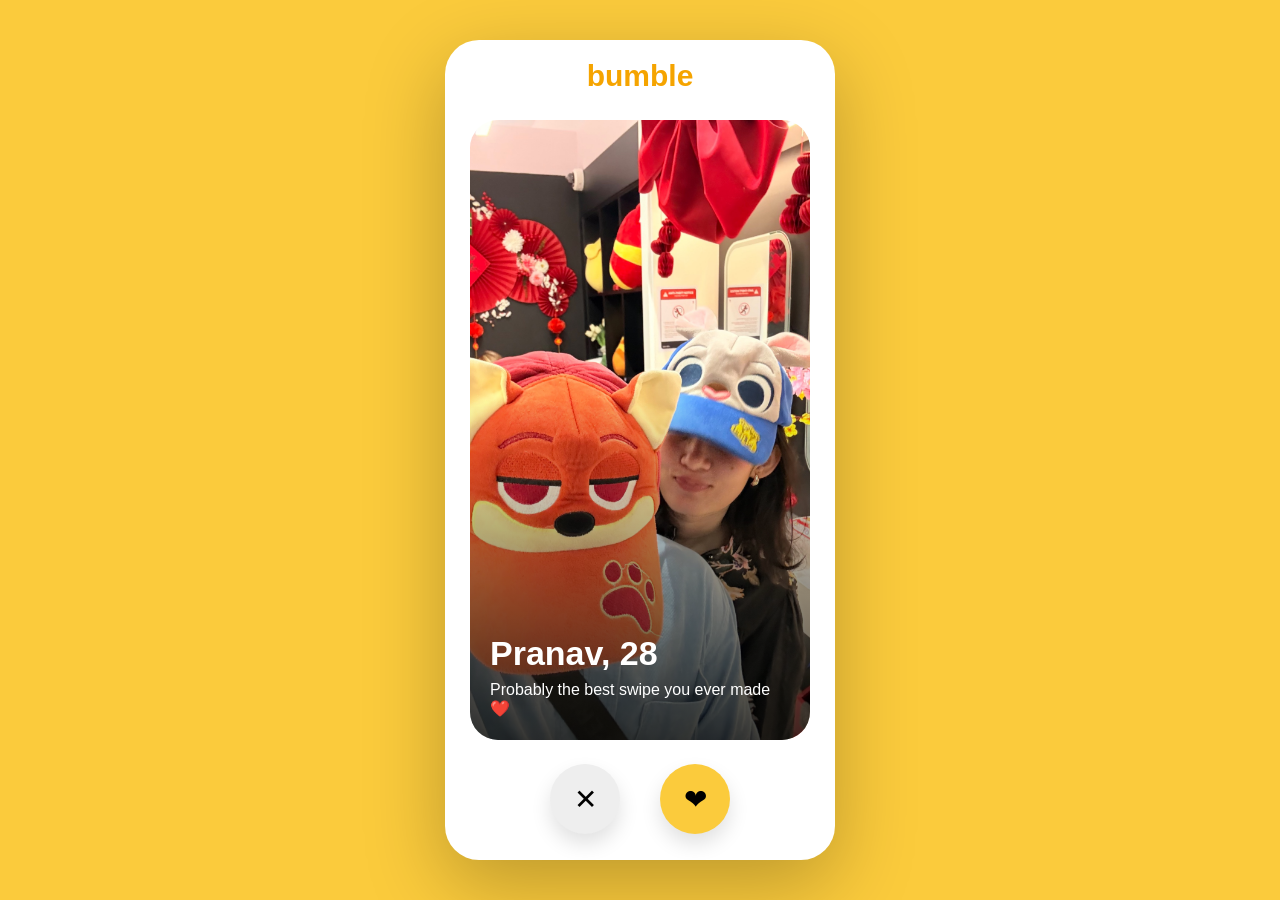
<file: index.html>
<!DOCTYPE html><html><head><meta charset="UTF-8"><meta name="viewport" content="width=device-width,initial-scale=1">
<title>Bumble Story</title><link rel="stylesheet" href="bumble.css"></head><body>
<div class="phone">
<div class="header"><div class="logo">bumble</div></div>
<div class="card-wrap">
<div class="card" id="card">
<img src="assets/photos/profile.jpg" alt="Pranav and Yoshu">
<div class="gradient"></div>
<div class="info">
<h2>Pranav, 28</h2>
<p>Probably the best swipe you ever made ❤️</p>
</div>
</div>
</div>
<div class="actions">
<button id="pass">✕</button>
<button id="like">❤</button>
</div>
</div>

<div id="match" class="match hidden">
<h1>💛 It's a Match!</h1>
<p>Some matches are meant to last.</p>
<button id="continue">Say Hi →</button>
</div>
<script src="bumble.js"></script>
</body></html>
</file>
<file: bumble.css>
*{margin:0;padding:0;box-sizing:border-box}body{font-family:-apple-system,BlinkMacSystemFont,sans-serif;background:#FBCB3C;height:100vh;display:flex;justify-content:center;align-items:center}
.phone{width:390px;height:820px;background:#fff;border-radius:34px;overflow:hidden;box-shadow:0 25px 80px rgba(0,0,0,.25);position:relative}
.header{height:72px;display:flex;justify-content:center;align-items:center;font-size:30px;font-weight:700;color:#f5a400;text-transform:lowercase}
.card-wrap{display:flex;justify-content:center;padding-top:8px}
.card{width:340px;height:620px;border-radius:28px;overflow:hidden;position:relative;transition:.45s ease}
.card img{width:100%;height:100%;object-fit:cover}
.gradient{position:absolute;inset:0;background:linear-gradient(transparent 45%,rgba(0,0,0,.75))}
.info{position:absolute;bottom:22px;left:20px;right:20px;color:#fff}
.info h2{font-size:34px;margin-bottom:8px}
.actions{position:absolute;bottom:26px;width:100%;display:flex;justify-content:center;gap:40px}
.actions button{width:70px;height:70px;border-radius:50%;border:none;font-size:28px;cursor:pointer;box-shadow:0 10px 20px rgba(0,0,0,.12)}
#pass{background:#eee}#like{background:#FBCB3C}
.match{position:fixed;inset:0;background:#FBCB3C;display:flex;flex-direction:column;justify-content:center;align-items:center;text-align:center}
.hidden{display:none}
.match h1{font-size:54px;margin-bottom:18px}
.match p{font-size:22px}
#continue{margin-top:40px;padding:18px 36px;border:none;border-radius:999px;background:#fff;font-size:20px;cursor:pointer}
.chat-screen{
width:390px;
height:820px;
margin:auto;
background:white;
display:flex;
flex-direction:column;
font-family:-apple-system,BlinkMacSystemFont,sans-serif;
}

.chat-header{
height:75px;
background:#FBCB3C;
display:flex;
align-items:center;
justify-content:center;
font-size:24px;
font-weight:bold;
}

.messages{
flex:1;
overflow-y:auto;
padding:20px;
background:#fafafa;
display:flex;
flex-direction:column;
}

.bubble{
max-width:75%;
padding:12px 16px;
margin:8px 0;
border-radius:20px;
font-size:18px;
animation:pop .35s ease;
}

.left{
background:#ececec;
align-self:flex-start;
}

.right{
background:#FBCB3C;
align-self:flex-end;
}

.typing{
padding:15px;
text-align:center;
color:#999;
font-size:14px;
}

.gift-box{
margin-top:25px;
text-align:center;
}

.gift-box button{
margin-top:12px;
padding:15px 35px;
border:none;
border-radius:30px;
background:#FBCB3C;
font-size:20px;
cursor:pointer;
}

.love-screen{
height:100vh;
display:flex;
flex-direction:column;
justify-content:center;
align-items:center;
background:linear-gradient(#ffd84f,#fff4b5);
font-family:-apple-system,BlinkMacSystemFont,sans-serif;
text-align:center;
}

.love-screen h1{
font-size:60px;
margin-bottom:20px;
animation:pop .8s;
}

.love-screen p{
font-size:22px;
width:80%;
}

.heart{
font-size:90px;
margin-top:40px;
animation:heartbeat 1s infinite;
}

@keyframes heartbeat{

0%{transform:scale(1);}
50%{transform:scale(1.2);}
100%{transform:scale(1);}

}

@keyframes pop{

0%{
transform:scale(.5);
opacity:0;
}

100%{
transform:scale(1);
opacity:1;
}

}
</file>
